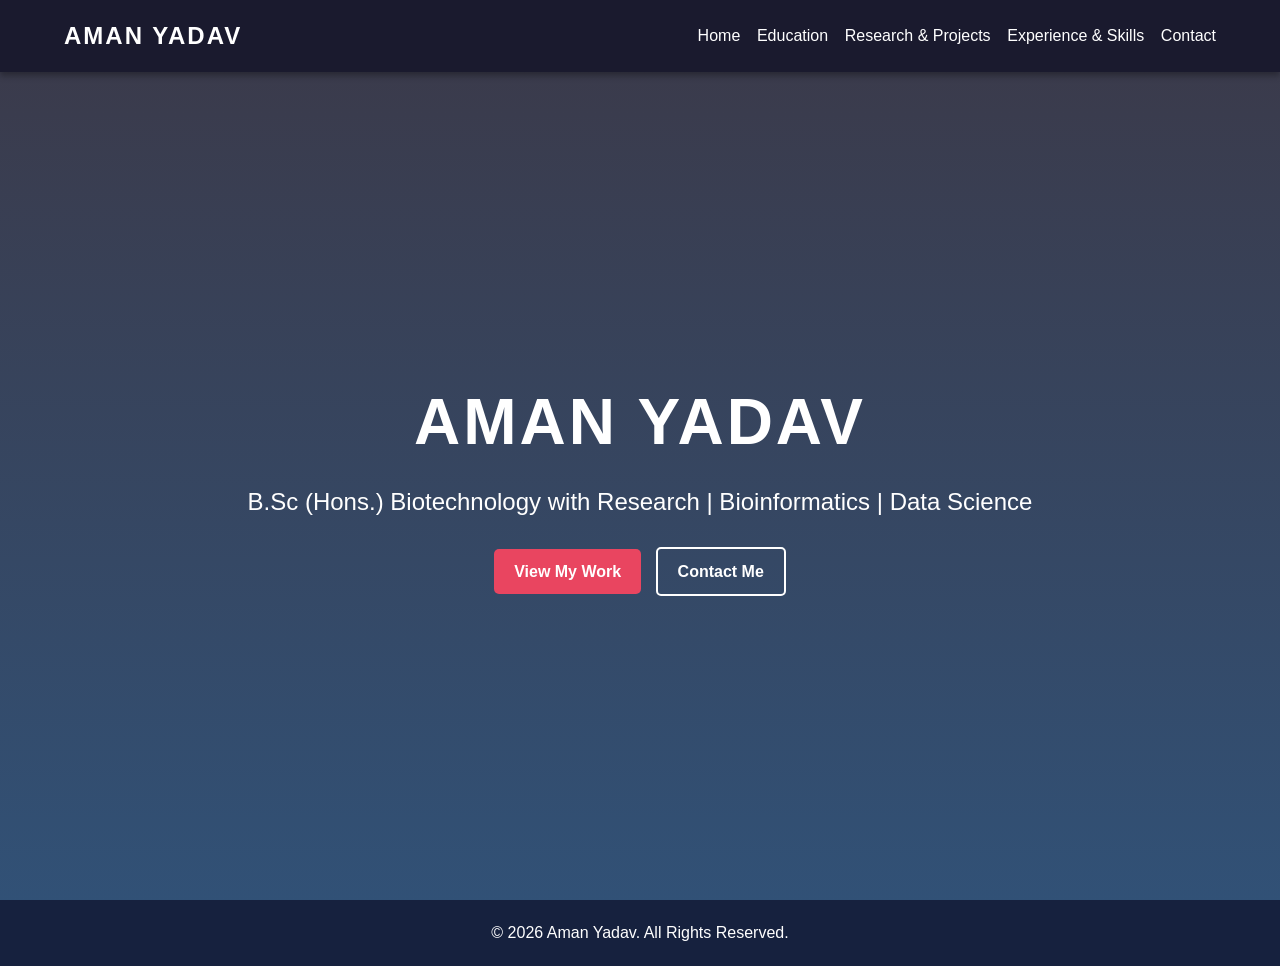
<file: index.html>
<!DOCTYPE html>
<html lang="en">
<head>
    <meta charset="UTF-8">
    <meta name="viewport" content="width=device-width, initial-scale=1.0">
    <title>Aman Yadav | Home</title>
    <link rel="stylesheet" href="https://cdnjs.cloudflare.com/ajax/libs/font-awesome/6.4.0/css/all.min.css">
    <link rel="stylesheet" href="style.css">
</head>
<body>
    <nav>
        <div class="logo">AMAN YADAV</div>
        <ul class="nav-links">
            <li><a href="index.html">Home</a></li>
            <li><a href="about.html">Education</a></li>
            <li><a href="projects.html">Research & Projects</a></li>
            <li><a href="skills.html">Experience & Skills</a></li>
            <li><a href="contact.html">Contact</a></li>
        </ul>
        <div class="burger"><div class="line1"></div><div class="line2"></div><div class="line3"></div></div>
    </nav>

    <main>
        <header class="hero">
            <div class="hero-content">
                <h1>Aman Yadav</h1>
                <p>B.Sc (Hons.) Biotechnology with Research | Bioinformatics | Data Science</p>
                <div>
                    <a href="projects.html" class="btn">View My Work</a>
                    <a href="contact.html" class="btn" style="background: transparent; border: 2px solid white;">Contact Me</a>
                </div>
            </div>
        </header>
    </main>

    <footer><p>&copy; 2026 Aman Yadav. All Rights Reserved.</p></footer>
    <script src="script.js"></script>
</body>
</html>
</file>
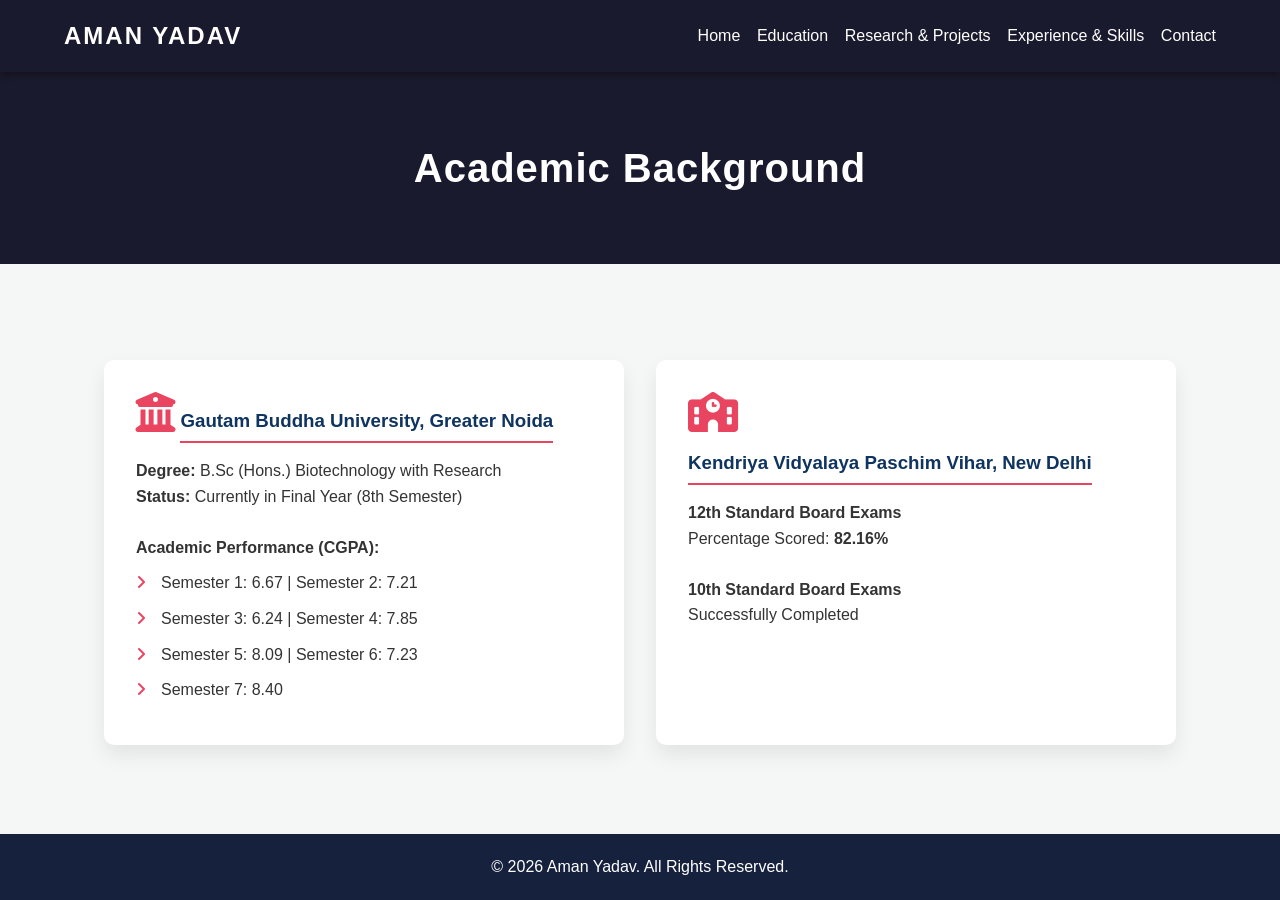
<file: about.html>
<!DOCTYPE html>
<html lang="en">
<head>
    <meta charset="UTF-8">
    <meta name="viewport" content="width=device-width, initial-scale=1.0">
    <title>Aman Yadav | Education</title>
    <link rel="stylesheet" href="https://cdnjs.cloudflare.com/ajax/libs/font-awesome/6.4.0/css/all.min.css">
    <link rel="stylesheet" href="style.css">
</head>
<body>
    <nav>
        <div class="logo">AMAN YADAV</div>
        <ul class="nav-links">
            <li><a href="index.html">Home</a></li>
            <li><a href="about.html">Education</a></li>
            <li><a href="projects.html">Research & Projects</a></li>
            <li><a href="skills.html">Experience & Skills</a></li>
            <li><a href="contact.html">Contact</a></li>
        </ul>
        <div class="burger"><div class="line1"></div><div class="line2"></div><div class="line3"></div></div>
    </nav>

    <main>
        <header class="page-header">
            <h1>Academic Background</h1>
        </header>
        
        <section class="container">
            <div class="grid">
                <div class="card">
                    <i class="fas fa-university"></i>
                    <h3>Gautam Buddha University, Greater Noida</h3>
                    <p><strong>Degree:</strong> B.Sc (Hons.) Biotechnology with Research</p>
                    <p><strong>Status:</strong> Currently in Final Year (8th Semester)</p>
                    <br>
                    <h4>Academic Performance (CGPA):</h4>
                    <ul class="list-group">
                        <li>Semester 1: 6.67 | Semester 2: 7.21</li>
                        <li>Semester 3: 6.24 | Semester 4: 7.85</li>
                        <li>Semester 5: 8.09 | Semester 6: 7.23</li>
                        <li>Semester 7: 8.40</li>
                    </ul>
                </div>

                <div class="card">
                    <i class="fas fa-school"></i>
                    <h3>Kendriya Vidyalaya Paschim Vihar, New Delhi</h3>
                    <p><strong>12th Standard Board Exams</strong></p>
                    <p>Percentage Scored: <strong>82.16%</strong></p>
                    <br>
                    <p><strong>10th Standard Board Exams</strong></p>
                    <p>Successfully Completed</p>
                </div>
            </div>
        </section>
    </main>

    <footer><p>&copy; 2026 Aman Yadav. All Rights Reserved.</p></footer>
    <script src="script.js"></script>
</body>
</html>
</file>
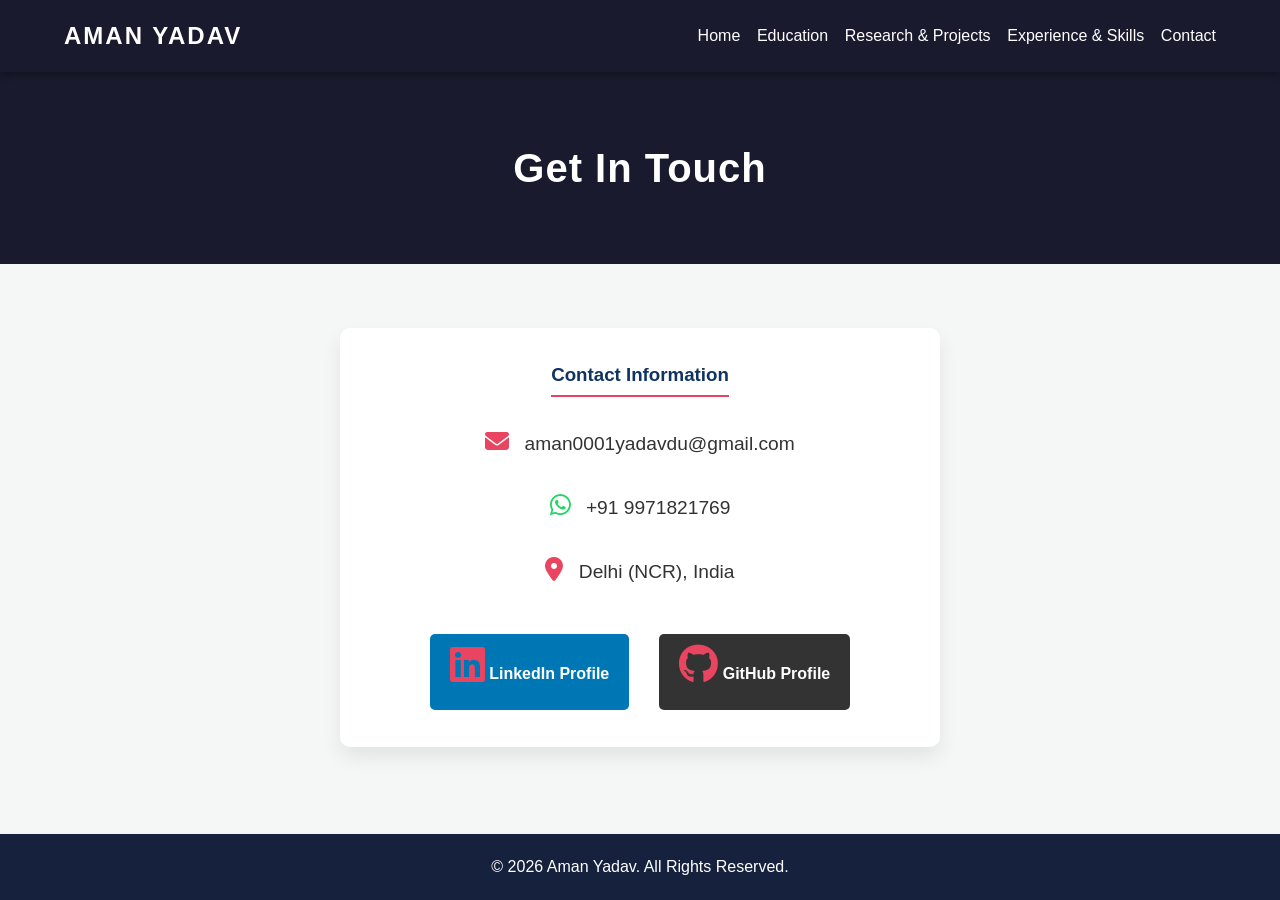
<file: contact.html>
<!DOCTYPE html>
<html lang="en">
<head>
    <meta charset="UTF-8">
    <meta name="viewport" content="width=device-width, initial-scale=1.0">
    <title>Aman Yadav | Contact</title>
    <link rel="stylesheet" href="https://cdnjs.cloudflare.com/ajax/libs/font-awesome/6.4.0/css/all.min.css">
    <link rel="stylesheet" href="style.css">
</head>
<body>
    <nav>
        <div class="logo">AMAN YADAV</div>
        <ul class="nav-links">
            <li><a href="index.html">Home</a></li>
            <li><a href="about.html">Education</a></li>
            <li><a href="projects.html">Research & Projects</a></li>
            <li><a href="skills.html">Experience & Skills</a></li>
            <li><a href="contact.html">Contact</a></li>
        </ul>
        <div class="burger"><div class="line1"></div><div class="line2"></div><div class="line3"></div></div>
    </nav>

    <main>
        <header class="page-header">
            <h1>Get In Touch</h1>
        </header>

        <section class="container" style="text-align: center;">
            <div class="card" style="max-width: 600px; margin: auto;">
                <h3 style="margin-bottom: 2rem;">Contact Information</h3>
                
                <div style="font-size: 1.2rem; margin-bottom: 1.5rem;">
                    <i class="fas fa-envelope" style="color: var(--highlight); font-size: 1.5rem; margin-right: 10px;"></i>
                    <a href="mailto:aman0001yadavdu@gmail.com" style="color: var(--text-main); text-decoration: none;">aman0001yadavdu@gmail.com</a>
                </div>

                <div style="font-size: 1.2rem; margin-bottom: 1.5rem;">
                    <i class="fab fa-whatsapp" style="color: #25D366; font-size: 1.5rem; margin-right: 10px;"></i>
                    <a href="https://wa.me/919971821769" target="_blank" style="color: var(--text-main); text-decoration: none;">+91 9971821769</a>
                </div>

                <div style="font-size: 1.2rem; margin-bottom: 2rem;">
                    <i class="fas fa-map-marker-alt" style="color: var(--highlight); font-size: 1.5rem; margin-right: 10px;"></i>
                    <span>Delhi (NCR), India</span>
                </div>

                <div style="display: flex; justify-content: center; gap: 20px; flex-wrap: wrap;">
                    <a href="https://www.linkedin.com/in/aman-yadav-4000-k/" target="_blank" class="btn" style="background: #0077b5;"><i class="fab fa-linkedin"></i> LinkedIn Profile</a>
                    <a href="https://github.com/aman0001yadavdu-bit" target="_blank" class="btn" style="background: #333;"><i class="fab fa-github"></i> GitHub Profile</a>
                </div>
            </div>
        </section>
    </main>

    <footer><p>&copy; 2026 Aman Yadav. All Rights Reserved.</p></footer>
    <script src="script.js"></script>
</body>
</html>
</file>
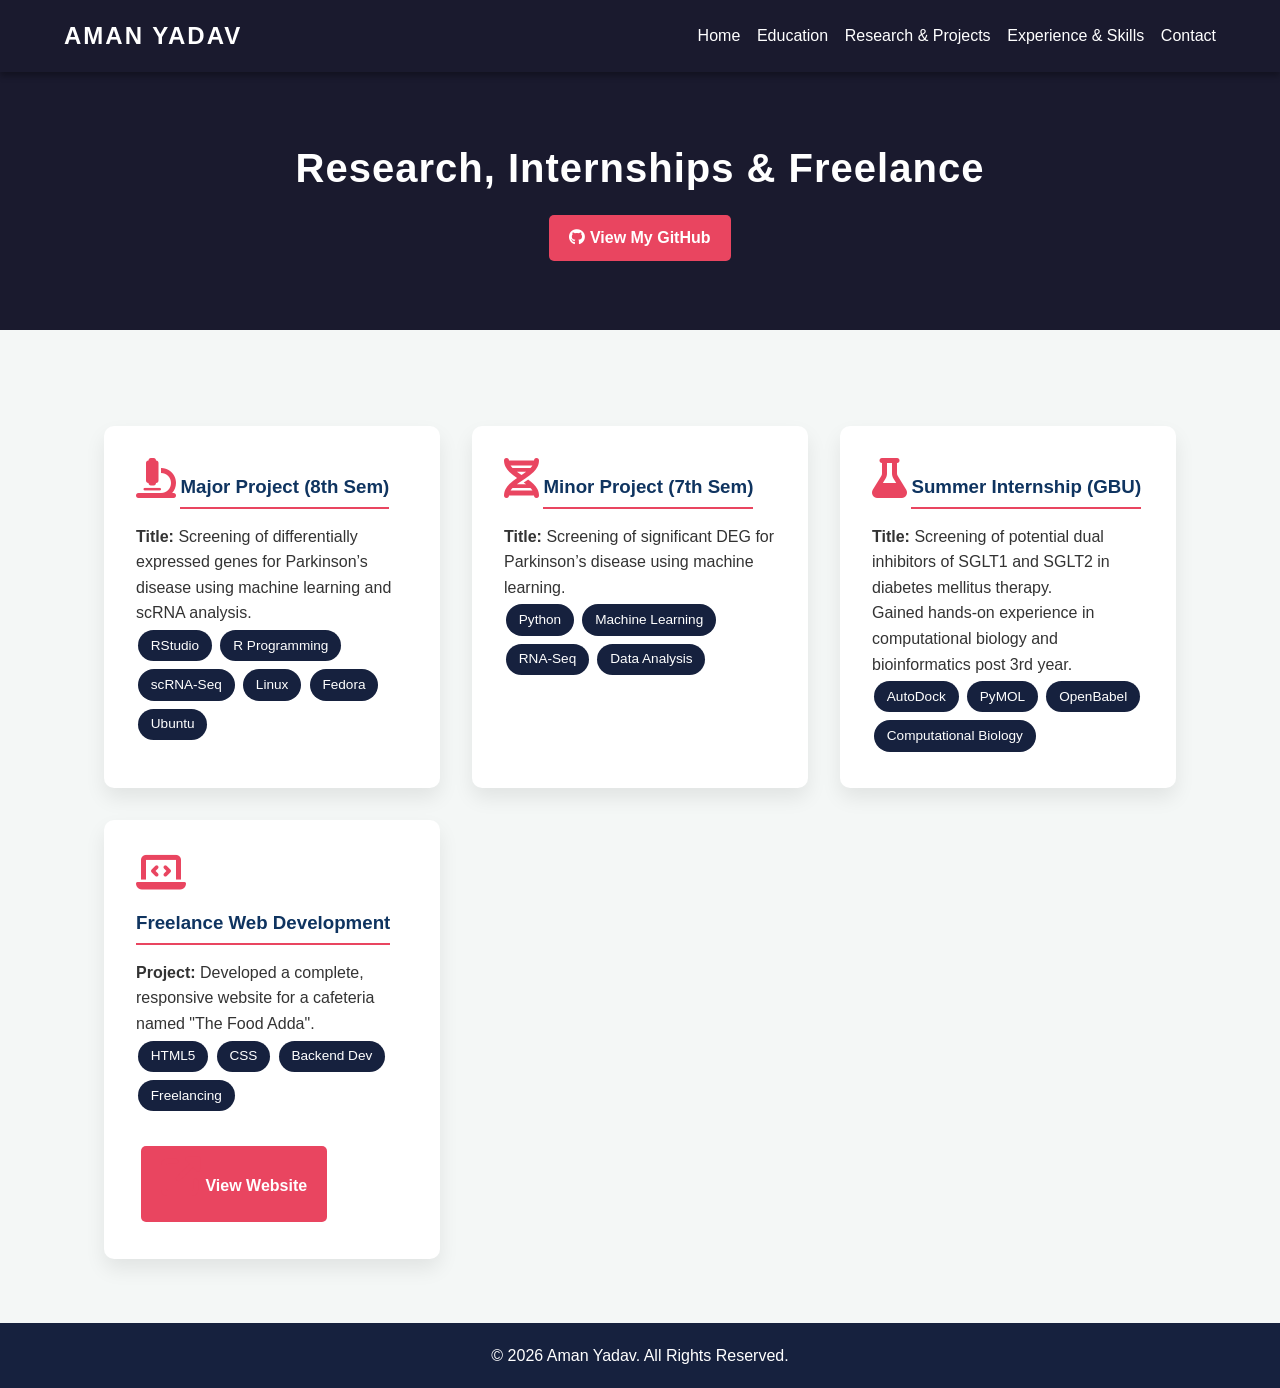
<file: projects.html>
<!DOCTYPE html>
<html lang="en">
<head>
    <meta charset="UTF-8">
    <meta name="viewport" content="width=device-width, initial-scale=1.0">
    <title>Aman Yadav | Projects</title>
    <link rel="stylesheet" href="https://cdnjs.cloudflare.com/ajax/libs/font-awesome/6.4.0/css/all.min.css">
    <link rel="stylesheet" href="style.css">
</head>
<body>
    <nav>
        <div class="logo">AMAN YADAV</div>
        <ul class="nav-links">
            <li><a href="index.html">Home</a></li>
            <li><a href="about.html">Education</a></li>
            <li><a href="projects.html">Research & Projects</a></li>
            <li><a href="skills.html">Experience & Skills</a></li>
            <li><a href="contact.html">Contact</a></li>
        </ul>
        <div class="burger"><div class="line1"></div><div class="line2"></div><div class="line3"></div></div>
    </nav>

    <main>
        <header class="page-header">
            <h1>Research, Internships & Freelance</h1>
            <p style="margin-top: 10px;">
                <a href="https://github.com/aman0001yadavdu-bit" target="_blank" class="btn"><i class="fab fa-github"></i> View My GitHub</a>
            </p>
        </header>

        <section class="container">
            <div class="grid">
                <div class="card">
                    <i class="fas fa-microscope"></i>
                    <h3>Major Project (8th Sem)</h3>
                    <p><strong>Title:</strong> Screening of differentially expressed genes for Parkinson’s disease using machine learning and scRNA analysis.</p>
                    <div class="tags">
                        <span>RStudio</span> <span>R Programming</span> <span>scRNA-Seq</span> <span>Linux</span> <span>Fedora</span> <span>Ubuntu</span>
                    </div>
                </div>

                <div class="card">
                    <i class="fas fa-dna"></i>
                    <h3>Minor Project (7th Sem)</h3>
                    <p><strong>Title:</strong> Screening of significant DEG for Parkinson’s disease using machine learning.</p>
                    <div class="tags">
                        <span>Python</span> <span>Machine Learning</span> <span>RNA-Seq</span> <span>Data Analysis</span>
                    </div>
                </div>

                <div class="card">
                    <i class="fas fa-flask"></i>
                    <h3>Summer Internship (GBU)</h3>
                    <p><strong>Title:</strong> Screening of potential dual inhibitors of SGLT1 and SGLT2 in diabetes mellitus therapy.</p>
                    <p>Gained hands-on experience in computational biology and bioinformatics post 3rd year.</p>
                    <div class="tags">
                        <span>AutoDock</span> <span>PyMOL</span> <span>OpenBabel</span> <span>Computational Biology</span>
                    </div>
                </div>

                <div class="card">
                    <i class="fas fa-laptop-code"></i>
                    <h3>Freelance Web Development</h3>
                    <p><strong>Project:</strong> Developed a complete, responsive website for a cafeteria named "The Food Adda".</p>
                    <div class="tags">
                        <span>HTML5</span> <span>CSS</span> <span>Backend Dev</span> <span>Freelancing</span>
                    </div>
                    <br>
                    <a href="https://aman0001yadavdu-bit.github.io/The-Food-Adda-Website/" target="_blank" class="btn"><i class="fas fa-external-link-alt"></i> View Website</a>
                </div>
            </div>
        </section>
    </main>

    <footer><p>&copy; 2026 Aman Yadav. All Rights Reserved.</p></footer>
    <script src="script.js"></script>
</body>
</html>
</file>
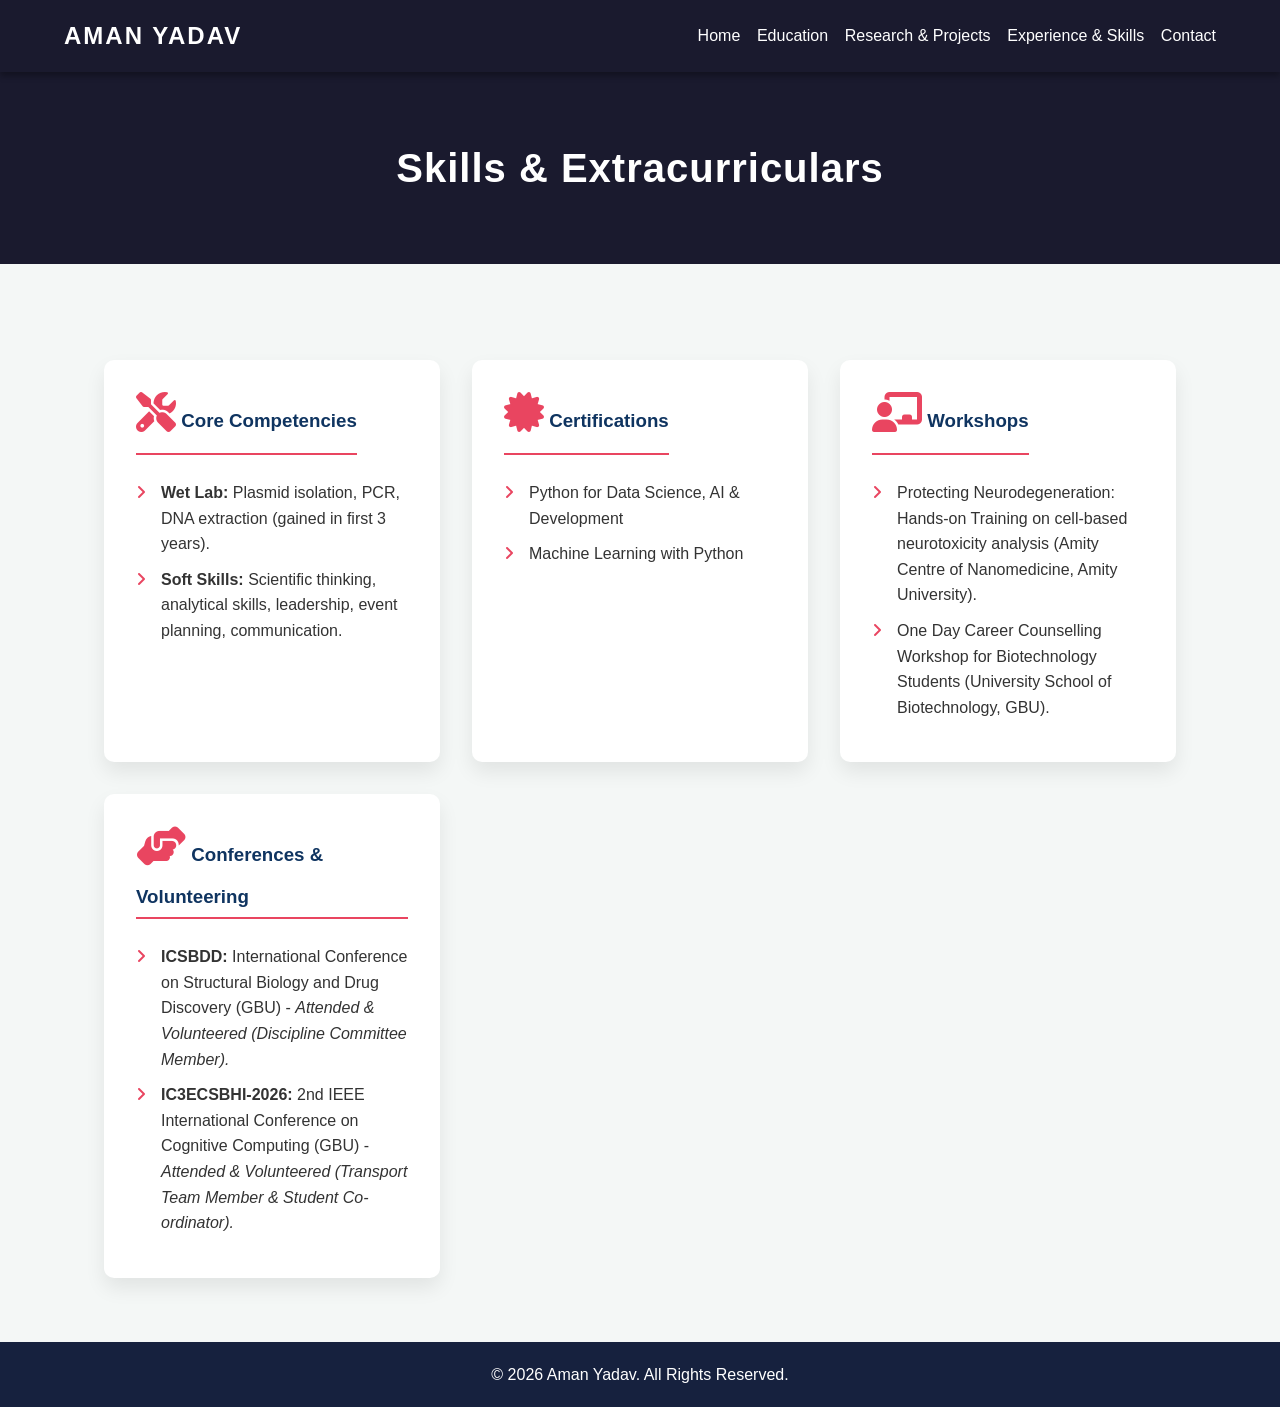
<file: skills.html>
<!DOCTYPE html>
<html lang="en">
<head>
    <meta charset="UTF-8">
    <meta name="viewport" content="width=device-width, initial-scale=1.0">
    <title>Aman Yadav | Skills & Experience</title>
    <link rel="stylesheet" href="https://cdnjs.cloudflare.com/ajax/libs/font-awesome/6.4.0/css/all.min.css">
    <link rel="stylesheet" href="style.css">
</head>
<body>
    <nav>
        <div class="logo">AMAN YADAV</div>
        <ul class="nav-links">
            <li><a href="index.html">Home</a></li>
            <li><a href="about.html">Education</a></li>
            <li><a href="projects.html">Research & Projects</a></li>
            <li><a href="skills.html">Experience & Skills</a></li>
            <li><a href="contact.html">Contact</a></li>
        </ul>
        <div class="burger"><div class="line1"></div><div class="line2"></div><div class="line3"></div></div>
    </nav>

    <main>
        <header class="page-header">
            <h1>Skills & Extracurriculars</h1>
        </header>

        <section class="container">
            <div class="grid">
                <div class="card">
                    <h3><i class="fas fa-tools"></i> Core Competencies</h3>
                    <ul class="list-group">
                        <li><strong>Wet Lab:</strong> Plasmid isolation, PCR, DNA extraction (gained in first 3 years).</li>
                        <li><strong>Soft Skills:</strong> Scientific thinking, analytical skills, leadership, event planning, communication.</li>
                    </ul>
                </div>

                <div class="card">
                    <h3><i class="fas fa-certificate"></i> Certifications</h3>
                    <ul class="list-group">
                        <li>Python for Data Science, AI & Development</li>
                        <li>Machine Learning with Python</li>
                    </ul>
                </div>

                <div class="card">
                    <h3><i class="fas fa-chalkboard-teacher"></i> Workshops</h3>
                    <ul class="list-group">
                        <li>Protecting Neurodegeneration: Hands-on Training on cell-based neurotoxicity analysis (Amity Centre of Nanomedicine, Amity University).</li>
                        <li>One Day Career Counselling Workshop for Biotechnology Students (University School of Biotechnology, GBU).</li>
                    </ul>
                </div>

                <div class="card">
                    <h3><i class="fas fa-hands-helping"></i> Conferences & Volunteering</h3>
                    <ul class="list-group">
                        <li><strong>ICSBDD:</strong> International Conference on Structural Biology and Drug Discovery (GBU) - <em>Attended & Volunteered (Discipline Committee Member).</em></li>
                        <li><strong>IC3ECSBHI-2026:</strong> 2nd IEEE International Conference on Cognitive Computing (GBU) - <em>Attended & Volunteered (Transport Team Member & Student Co-ordinator).</em></li>
                    </ul>
                </div>
            </div>
        </section>
    </main>

    <footer><p>&copy; 2026 Aman Yadav. All Rights Reserved.</p></footer>
    <script src="script.js"></script>
</body>
</html>
</file>
<file: style.css>
:root {
    --primary: #1a1a2e;
    --accent: #0f3460;
    --highlight: #e94560;
    --light: #f4f7f6;
    --dark: #16213e;
    --text-main: #333;
}

* { margin: 0; padding: 0; box-sizing: border-box; font-family: 'Segoe UI', Tahoma, Geneva, Verdana, sans-serif; }

body { line-height: 1.6; color: var(--text-main); background-color: var(--light); overflow-x: hidden; display: flex; flex-direction: column; min-height: 100vh;}

/* Navigation */
nav {
    display: flex;
    justify-content: space-between;
    align-items: center;
    padding: 0 5%;
    min-height: 8vh;
    background: var(--primary);
    color: white;
    position: sticky;
    top: 0;
    z-index: 1000;
    box-shadow: 0 4px 6px rgba(0,0,0,0.3);
}

.logo { font-size: 1.5rem; font-weight: bold; letter-spacing: 2px; }

.nav-links {
    display: flex;
    justify-content: space-between;
    width: 45%;
    list-style: none;
}

.nav-links a {
    color: white;
    text-decoration: none;
    font-weight: 500;
    font-size: 1rem;
    transition: color 0.3s ease;
}

.nav-links a:hover { color: var(--highlight); }

/* Main Content Area */
main { flex: 1; }

/* Hero Section (Index Page) */
.hero {
    height: 92vh;
    background: linear-gradient(rgba(26, 26, 46, 0.85), rgba(15, 52, 96, 0.85)), url('https://images.unsplash.com/photo-1532094349884-543bc11b234d?auto=format&fit=crop&w=1920&q=80') center/cover;
    display: flex;
    justify-content: center;
    align-items: center;
    text-align: center;
    color: white;
}

.hero-content h1 { font-size: 4rem; margin-bottom: 10px; text-transform: uppercase; letter-spacing: 3px;}
.hero-content p { font-size: 1.5rem; margin-bottom: 20px; font-weight: 300;}

.btn {
    display: inline-block;
    padding: 10px 20px;
    background: var(--highlight);
    color: white;
    text-decoration: none;
    border-radius: 5px;
    font-weight: bold;
    margin: 5px;
    transition: background 0.3s;
}
.btn:hover { background: #d03b55; }

/* General Page Layouts */
.page-header {
    background: var(--primary);
    color: white;
    text-align: center;
    padding: 4rem 2rem;
}
.page-header h1 { font-size: 2.5rem; letter-spacing: 1px; }

.container { padding: 4rem 5%; max-width: 1200px; margin: auto; }

/* Cards & Grids */
.grid {
    display: grid;
    grid-template-columns: repeat(auto-fit, minmax(320px, 1fr));
    gap: 2rem;
    margin-top: 2rem;
}

.card {
    background: white;
    padding: 2rem;
    border-radius: 10px;
    box-shadow: 0 10px 20px rgba(0,0,0,0.08);
    transition: transform 0.3s ease;
}
.card:hover { transform: translateY(-5px); }
.card h3 { color: var(--accent); margin-bottom: 15px; border-bottom: 2px solid var(--highlight); padding-bottom: 5px; display: inline-block;}
.card i { font-size: 2.5rem; color: var(--highlight); margin-bottom: 1rem; }

.tags span {
    background: var(--dark);
    color: white;
    padding: 0.3rem 0.8rem;
    border-radius: 20px;
    font-size: 0.85rem;
    margin: 4px 2px;
    display: inline-block;
}

/* Lists */
.list-group { list-style: none; margin-top: 10px; }
.list-group li { margin-bottom: 10px; padding-left: 25px; position: relative; }
.list-group li::before {
    content: '\f105'; /* FontAwesome arrow */
    font-family: 'Font Awesome 6 Free';
    font-weight: 900;
    position: absolute;
    left: 0;
    color: var(--highlight);
}

/* Footer */
footer { text-align: center; padding: 20px; background: var(--dark); color: white; }

/* Mobile Menu */
.burger { display: none; cursor: pointer; }
.burger div { width: 25px; height: 3px; background: white; margin: 5px; transition: all 0.3s ease; }

@media screen and (max-width: 768px) {
    .nav-links {
        position: fixed;
        right: 0;
        height: 92vh;
        top: 8vh;
        background-color: var(--primary);
        display: flex;
        flex-direction: column;
        align-items: center;
        justify-content: center;
        width: 100%;
        transform: translateX(100%);
        transition: transform 0.4s ease-in-out;
    }
    .nav-links li { margin: 2rem 0; }
    .burger { display: block; }
    .hero-content h1 { font-size: 2.5rem; }
}
.nav-active { transform: translateX(0%); }
.toggle .line1 { transform: rotate(-45deg) translate(-5px, 6px); }
.toggle .line2 { opacity: 0; }
.toggle .line3 { transform: rotate(45deg) translate(-5px, -6px); }
</file>
